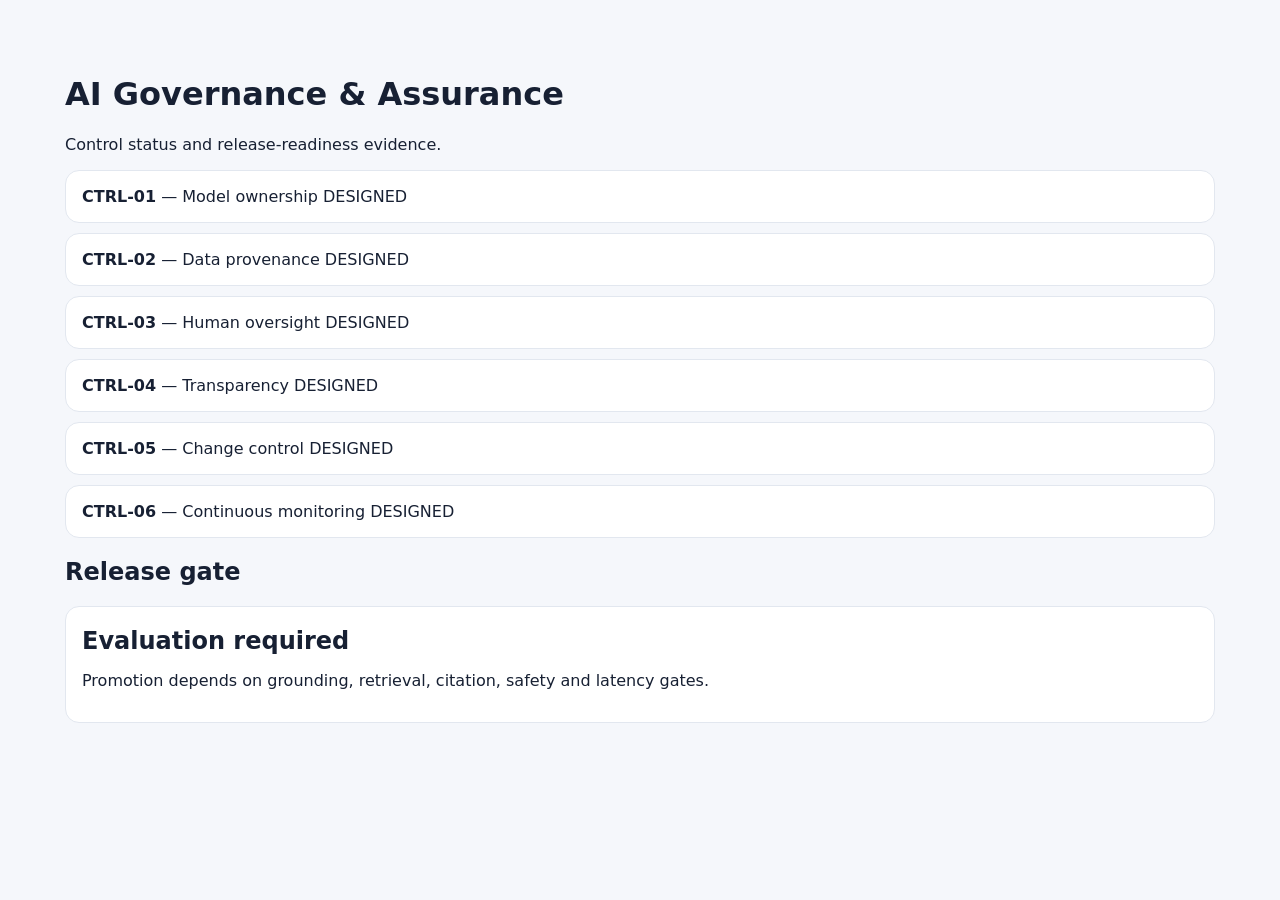
<file: dashboard/governance.html>
<!doctype html><html><head><meta charset="utf-8"><meta name="viewport" content="width=device-width,initial-scale=1"><title>CoachAI AI Governance</title><link rel="stylesheet" href="/web/dashboard.css"></head><body><main><h1>AI Governance & Assurance</h1><p>Control status and release-readiness evidence.</p><div id="controls"></div><h2>Release gate</h2><div id="gate"></div></main><script src="/web/governance.js"></script></body></html>
</file>
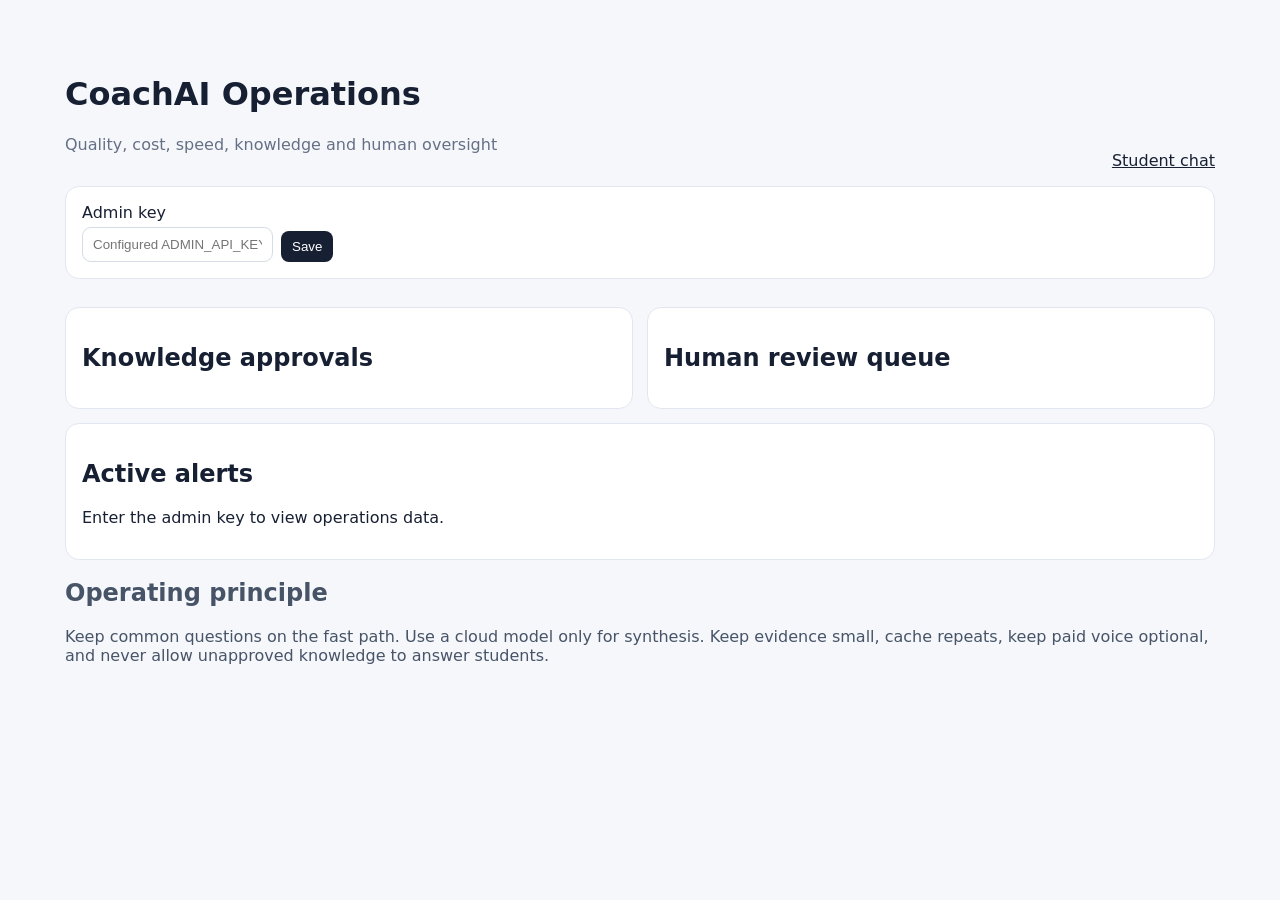
<file: web/dashboard.html>
<!doctype html>
<html>
<head>
<meta charset="utf-8"><meta name="viewport" content="width=device-width,initial-scale=1">
<title>CoachAI Operations</title><link rel="stylesheet" href="/web/dashboard.css">
</head>
<body>
<main>
<header>
  <div><h1>CoachAI Operations</h1><p>Quality, cost, speed, knowledge and human oversight</p></div>
  <a href="/">Student chat</a>
</header>
<section class="auth">
  <label>Admin key <input id="adminKey" type="password" placeholder="Configured ADMIN_API_KEY"></label>
  <button id="saveKey">Save</button>
</section>
<section id="cards" class="grid"></section>
<section class="two">
  <div class="panel"><h2>Knowledge approvals</h2><div id="documents"></div></div>
  <div class="panel"><h2>Human review queue</h2><div id="reviews"></div></div>
</section>
<section class="panel"><h2>Active alerts</h2><div id="alerts"></div></section>
<section class="explain"><h2>Operating principle</h2><p>Keep common questions on the fast path. Use a cloud model only for synthesis. Keep evidence small, cache repeats, keep paid voice optional, and never allow unapproved knowledge to answer students.</p></section>
</main>
<script src="/web/dashboard.js"></script>
</body>
</html>
</file>
<file: web/dashboard.css>
body{font-family:system-ui;margin:0;background:#f5f7fb;color:#172033}main{max-width:1150px;margin:30px auto;padding:24px}header{display:flex;justify-content:space-between;align-items:end;margin-bottom:16px}header p{color:#667085}a{color:#172033}.auth,.panel{background:white;padding:16px;border:1px solid #e2e7ef;border-radius:14px;margin-bottom:14px}.auth{display:flex;gap:8px;align-items:end}.auth input{display:block;margin-top:5px;padding:9px 10px;border:1px solid #d6dbe5;border-radius:9px}.auth button,.row button{border:0;border-radius:8px;padding:8px 11px;cursor:pointer;background:#172033;color:white}.grid{display:grid;grid-template-columns:repeat(auto-fit,minmax(180px,1fr));gap:12px;margin-bottom:14px}.card{background:white;padding:16px;border:1px solid #e2e7ef;border-radius:14px}.value{font-size:24px;font-weight:700;margin-top:4px}.label{color:#667085;font-size:12px}.two{display:grid;grid-template-columns:1fr 1fr;gap:14px}.row{display:flex;justify-content:space-between;gap:12px;align-items:center;padding:10px 0;border-bottom:1px solid #edf0f5}.row:last-child{border-bottom:0}.row small{display:block;color:#667085;margin-top:3px}.alert{background:#fff4f4;border-left:5px solid #b42318;padding:14px;margin:10px 0;border-radius:8px}.explain{color:#475467}@media(max-width:800px){.two{grid-template-columns:1fr}.auth{flex-direction:column;align-items:stretch}}
</file>
